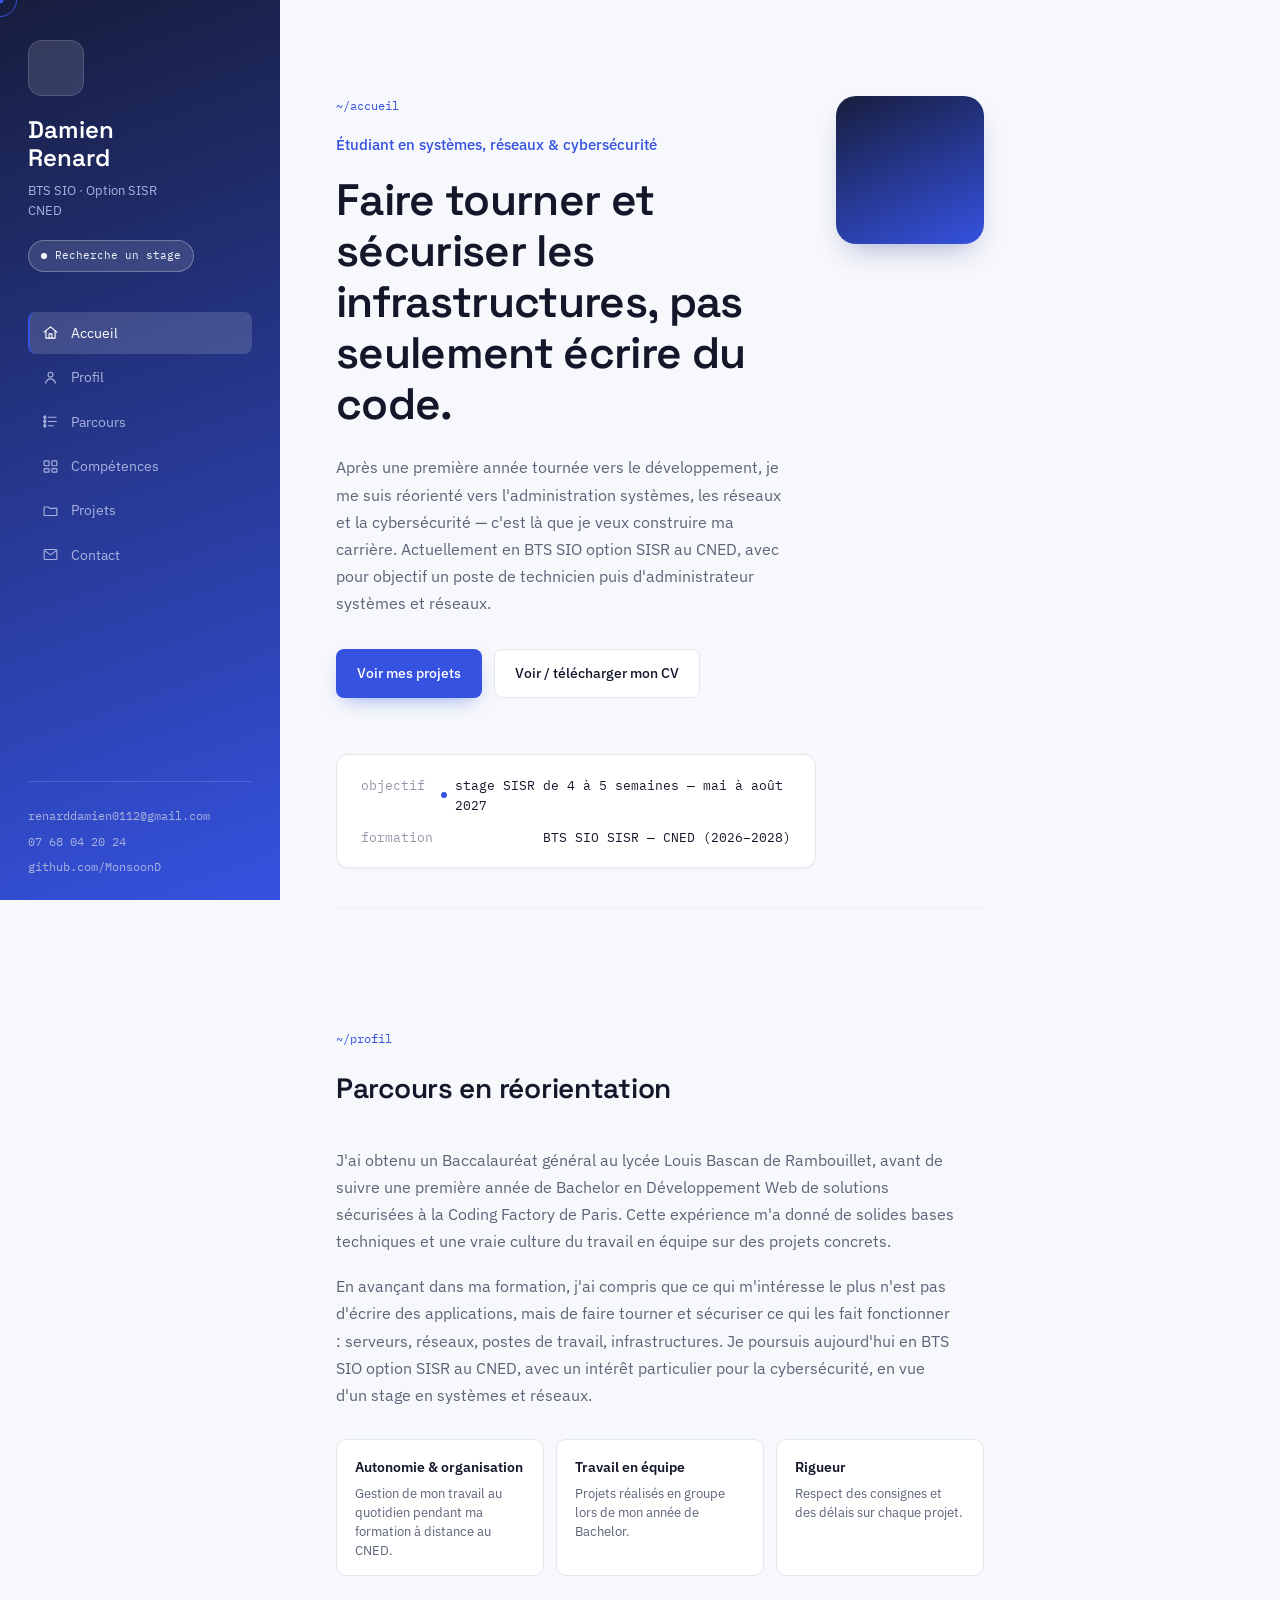
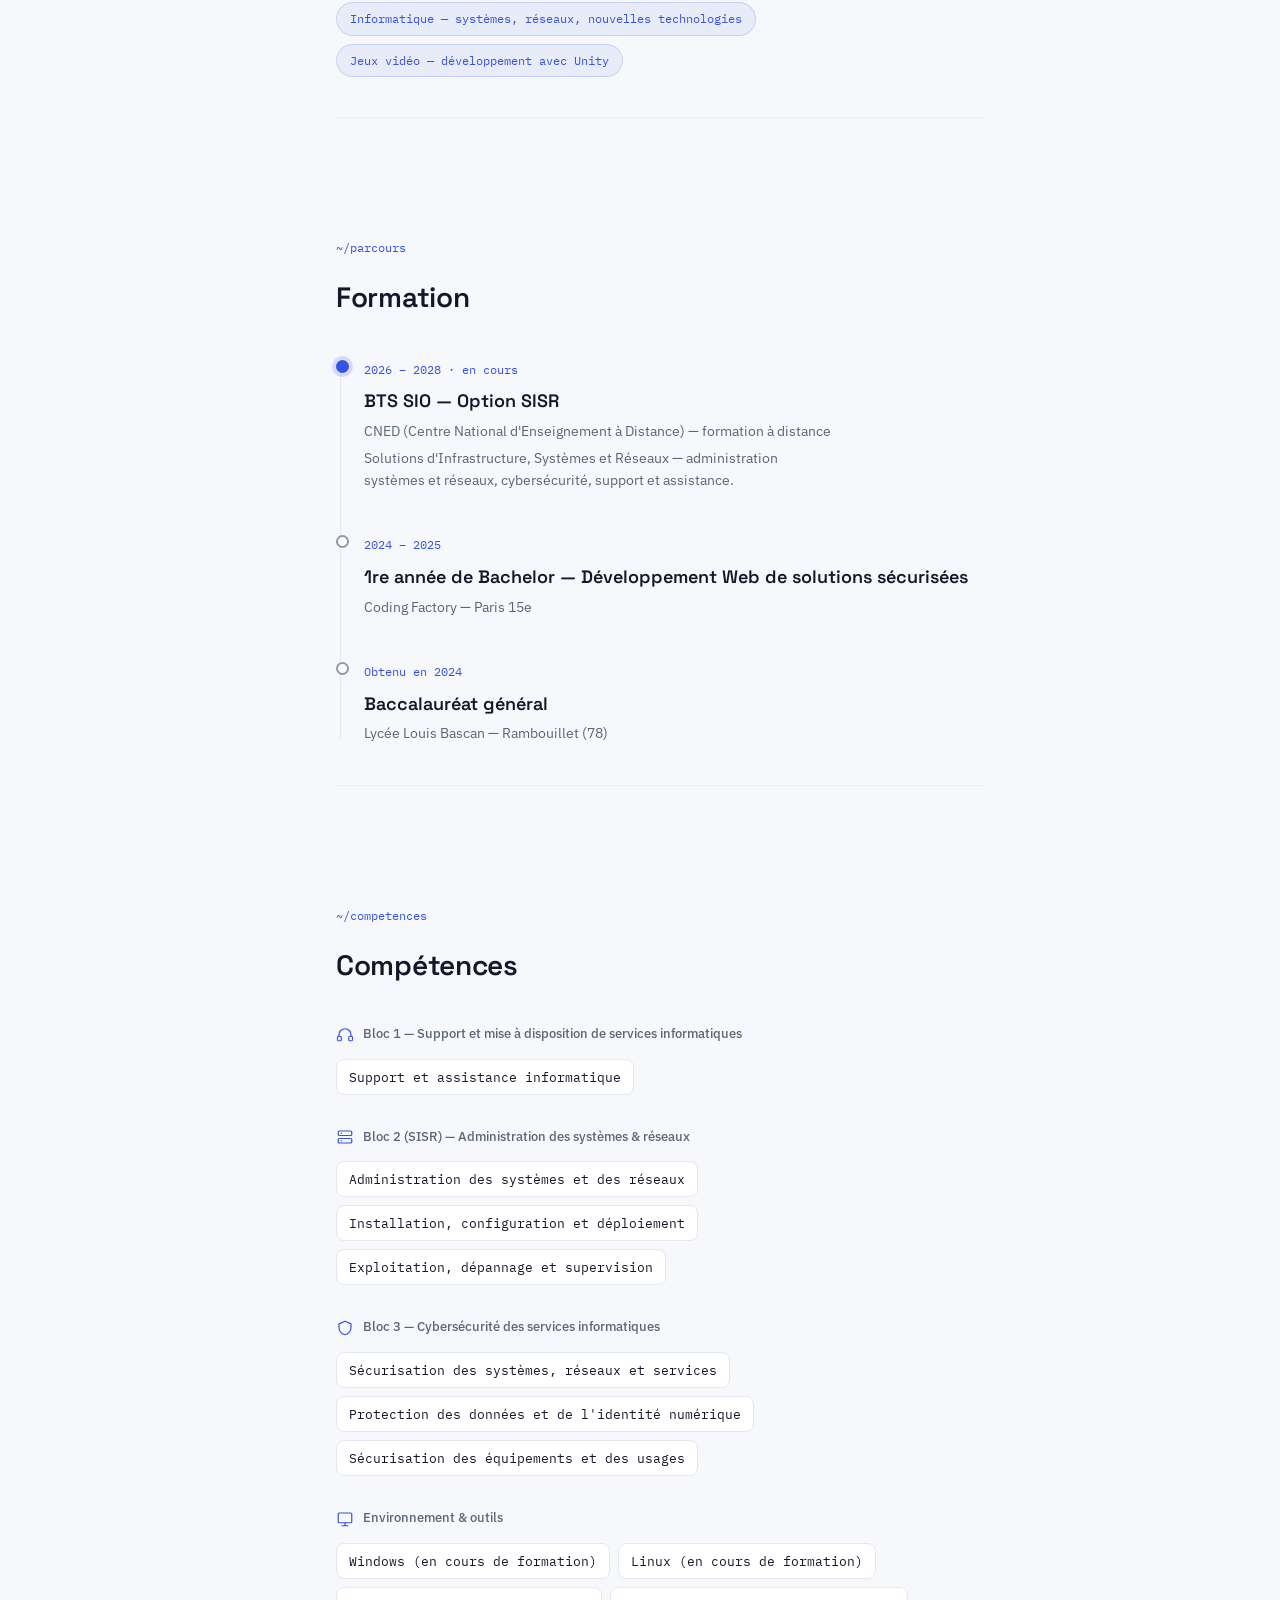
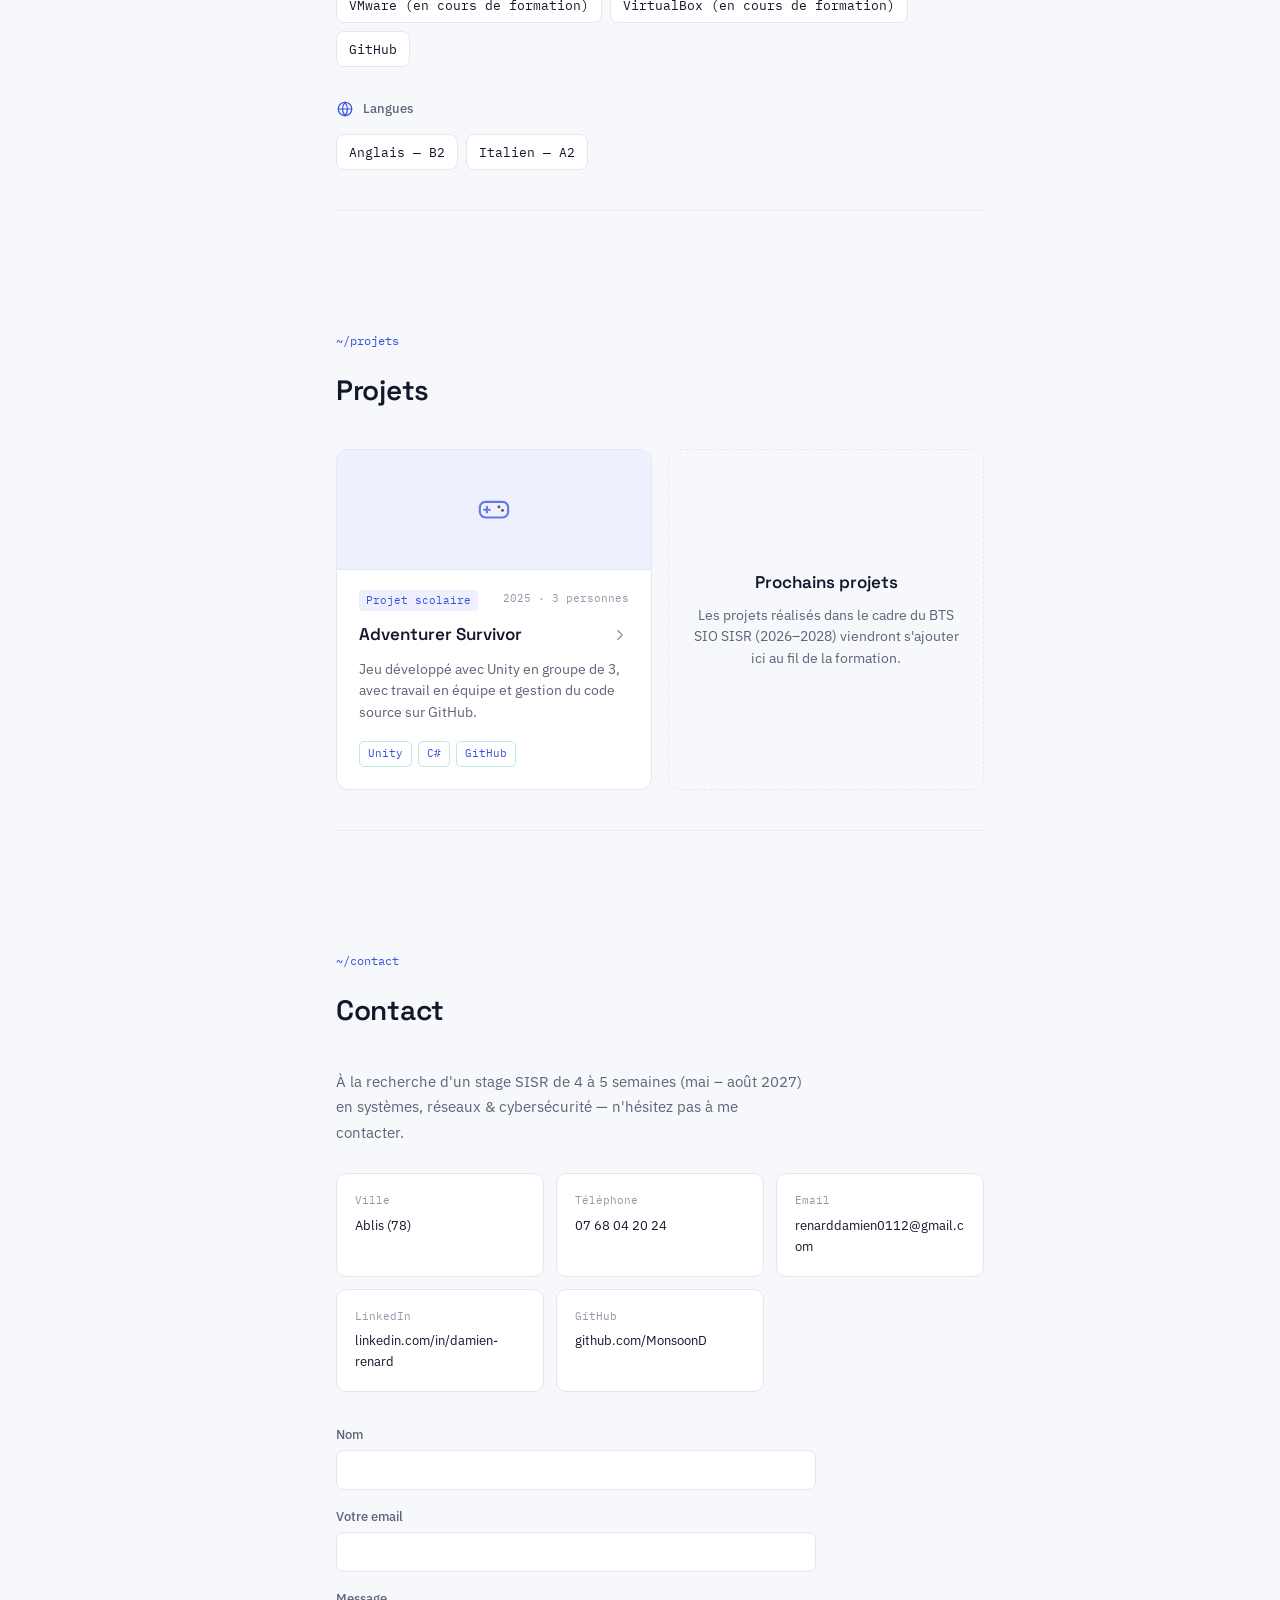
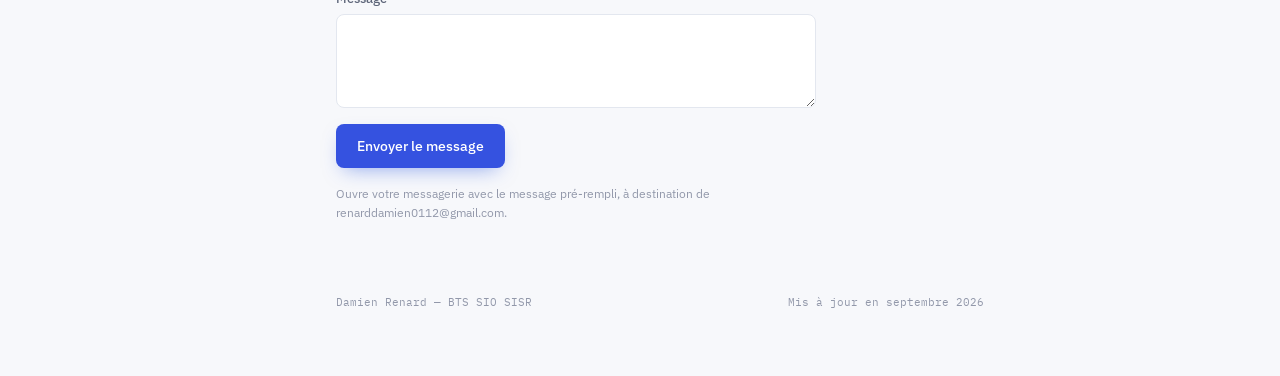
<file: index.html>
<!DOCTYPE html>
<html lang="fr">
<head>
<meta charset="UTF-8">
<meta name="viewport" content="width=device-width, initial-scale=1.0">
<title>Damien Renard — Portfolio BTS SIO SISR</title>
<meta name="description" content="Portfolio de Damien Renard, étudiant en BTS SIO option SISR au CNED — systèmes, réseaux et cybersécurité.">
<link rel="preconnect" href="https://fonts.googleapis.com">
<link rel="preconnect" href="https://fonts.gstatic.com" crossorigin>
<link href="https://fonts.googleapis.com/css2?family=Space+Grotesk:wght@500;600;700&family=IBM+Plex+Sans:wght@400;500;600&family=IBM+Plex+Mono:wght@400;500&display=swap" rel="stylesheet">
<link rel="stylesheet" href="style.css">
</head>
<body>

<!-- Curseur personnalisé (désactivé automatiquement sur mobile/tactile) -->
<div class="cursor-dot" id="cursorDot" aria-hidden="true"></div>
<div class="cursor-ring" id="cursorRing" aria-hidden="true"></div>

<button class="nav-toggle" id="navToggle" aria-label="Ouvrir le menu" aria-expanded="false">
  <span></span><span></span><span></span>
</button>
<div class="nav-backdrop" id="navBackdrop"></div>

<aside class="sidebar" id="sidebar">
  <div class="sidebar-top">
    <div class="avatar"></div>
    <h1 class="id-name">Damien<br>Renard</h1>
    <p class="id-role">BTS SIO · Option SISR<br>CNED</p>
    <div class="status-pill">
      <span class="dot"></span> Recherche un stage
    </div>
  </div>

  <nav class="side-nav" aria-label="Navigation principale">
    <a href="#accueil" class="nav-link active" data-target="accueil">
      <svg viewBox="0 0 24 24"><path d="M3 11.5 12 4l9 7.5"/><path d="M5.5 9.5V20h13V9.5"/><path d="M10 20v-6h4v6"/></svg>
      Accueil
    </a>
    <a href="#profil" class="nav-link" data-target="profil">
      <svg viewBox="0 0 24 24"><circle cx="12" cy="8" r="3.4"/><path d="M5 20c1.2-4 4-6 7-6s5.8 2 7 6"/></svg>
      Profil
    </a>
    <a href="#parcours" class="nav-link" data-target="parcours">
      <svg viewBox="0 0 24 24"><path d="M4 4v16"/><circle cx="4" cy="6" r="1.6"/><circle cx="4" cy="12" r="1.6"/><circle cx="4" cy="18" r="1.6"/><path d="M9 6h11M9 12h11M9 18h7"/></svg>
      Parcours
    </a>
    <a href="#competences" class="nav-link" data-target="competences">
      <svg viewBox="0 0 24 24"><rect x="3" y="4" width="7" height="7" rx="1"/><rect x="14" y="4" width="7" height="7" rx="1"/><rect x="3" y="15" width="7" height="5" rx="1"/><rect x="14" y="15" width="7" height="5" rx="1"/></svg>
      Compétences
    </a>
    <a href="#projets" class="nav-link" data-target="projets">
      <svg viewBox="0 0 24 24"><path d="M3 7h6l2 2h10v10H3z"/></svg>
      Projets
    </a>
    <a href="#contact" class="nav-link" data-target="contact">
      <svg viewBox="0 0 24 24"><rect x="3" y="5" width="18" height="14" rx="1.5"/><path d="m4 6.5 8 6 8-6"/></svg>
      Contact
    </a>
  </nav>

  <div class="sidebar-bottom">
    <a href="mailto:renarddamien0112@gmail.com" class="mini-link">renarddamien0112@gmail.com</a>
    <a href="tel:0768042024" class="mini-link">07 68 04 20 24</a>
    <a href="https://github.com/MonsoonD" class="mini-link" target="_blank" rel="noopener">github.com/MonsoonD</a>
  </div>
</aside>

<main class="content">

  <section id="accueil" class="section hero">
    <div class="hero-grid">
      <div class="hero-main">
        <p class="path-label">~/accueil</p>
        <p class="hero-kicker">Étudiant en systèmes, réseaux &amp; cybersécurité</p>
        <h2 class="hero-title">Faire tourner et sécuriser les infrastructures, pas seulement écrire du code.</h2>
        <p class="hero-lede">Après une première année tournée vers le développement, je me suis réorienté vers l'administration systèmes, les réseaux et la cybersécurité — c'est là que je veux construire ma carrière. Actuellement en BTS SIO option SISR au CNED, avec pour objectif un poste de technicien puis d'administrateur systèmes et réseaux.</p>
        <div class="hero-actions">
          <a href="#projets" class="btn btn-primary" data-ripple>Voir mes projets</a>
          <a href="#" id="cvLink" class="btn btn-ghost" data-ripple target="_blank" rel="noopener">Voir / télécharger mon CV</a>
        </div>
      </div>

      <div class="hero-photo">
        <div class="photo-frame">
          <!-- Remplace ce bloc par : <img src="photo.jpg" alt="Photo de Damien Renard"> -->
          <span class="photo-fallback"></span>
        </div>
      </div>
    </div>

    <div class="uptime-panel" data-spotlight>
      <div class="uptime-row">
        <span class="uptime-key">objectif</span>
        <span class="uptime-val"><span class="dot dot-inline"></span>stage SISR de 4 à 5 semaines — mai à août 2027</span>
      </div>
      <div class="uptime-row">
        <span class="uptime-key">formation</span>
        <span class="uptime-val">BTS SIO SISR — CNED (2026–2028)</span>
      </div>
    </div>
  </section>

  <section id="profil" class="section">
    <p class="path-label">~/profil</p>
    <h3 class="section-title">Parcours en réorientation</h3>
    <div class="profil-grid">
      <p class="profil-text">
        J'ai obtenu un Baccalauréat général au lycée Louis Bascan de Rambouillet, avant de suivre une première année de Bachelor en Développement Web de solutions sécurisées à la Coding Factory de Paris. Cette expérience m'a donné de solides bases techniques et une vraie culture du travail en équipe sur des projets concrets.
      </p>
      <p class="profil-text">
        En avançant dans ma formation, j'ai compris que ce qui m'intéresse le plus n'est pas d'écrire des applications, mais de faire tourner et sécuriser ce qui les fait fonctionner : serveurs, réseaux, postes de travail, infrastructures. Je poursuis aujourd'hui en BTS SIO option SISR au CNED, avec un intérêt particulier pour la cybersécurité, en vue d'un stage en systèmes et réseaux.
      </p>

      <div class="trait-grid">
        <div class="trait-card">
          <h5>Autonomie &amp; organisation</h5>
          <p>Gestion de mon travail au quotidien pendant ma formation à distance au CNED.</p>
        </div>
        <div class="trait-card">
          <h5>Travail en équipe</h5>
          <p>Projets réalisés en groupe lors de mon année de Bachelor.</p>
        </div>
        <div class="trait-card">
          <h5>Rigueur</h5>
          <p>Respect des consignes et des délais sur chaque projet.</p>
        </div>
      </div>

      <div class="interest-tags">
        <span>Informatique — systèmes, réseaux, nouvelles technologies</span>
        <span>Jeux vidéo — développement avec Unity</span>
      </div>
    </div>
  </section>

  <section id="parcours" class="section">
    <p class="path-label">~/parcours</p>
    <h3 class="section-title">Formation</h3>
    <ol class="timeline">
      <li class="timeline-item current">
        <span class="timeline-date">2026 – 2028 · en cours</span>
        <h4>BTS SIO — Option SISR</h4>
        <p>CNED (Centre National d'Enseignement à Distance) — formation à distance</p>
        <p class="timeline-note">Solutions d'Infrastructure, Systèmes et Réseaux — administration systèmes et réseaux, cybersécurité, support et assistance.</p>
      </li>
      <li class="timeline-item">
        <span class="timeline-date">2024 – 2025</span>
        <h4>1re année de Bachelor — Développement Web de solutions sécurisées</h4>
        <p>Coding Factory — Paris 15e</p>
      </li>
      <li class="timeline-item">
        <span class="timeline-date">Obtenu en 2024</span>
        <h4>Baccalauréat général</h4>
        <p>Lycée Louis Bascan — Rambouillet (78)</p>
      </li>
    </ol>
  </section>

  <section id="competences" class="section">
    <p class="path-label">~/competences</p>
    <h3 class="section-title">Compétences</h3>

    <div class="comp-block">
      <h4 class="comp-block-title">
        <svg class="comp-icon" viewBox="0 0 24 24"><path d="M4 15v-2a8 8 0 0 1 16 0v2"/><rect x="2" y="15" width="5" height="6" rx="1.5"/><rect x="17" y="15" width="5" height="6" rx="1.5"/></svg>
        Bloc 1 — Support et mise à disposition de services informatiques
      </h4>
      <div class="skill-tags">
        <span>Support et assistance informatique</span>
      </div>
    </div>

    <div class="comp-block">
      <h4 class="comp-block-title">
        <svg class="comp-icon" viewBox="0 0 24 24"><rect x="3" y="4" width="18" height="6" rx="1.4"/><rect x="3" y="14" width="18" height="6" rx="1.4"/><circle cx="7" cy="7" r="0.9" fill="currentColor" stroke="none"/><circle cx="7" cy="17" r="0.9" fill="currentColor" stroke="none"/></svg>
        Bloc 2 (SISR) — Administration des systèmes &amp; réseaux
      </h4>
      <div class="skill-tags">
        <span>Administration des systèmes et des réseaux</span>
        <span>Installation, configuration et déploiement</span>
        <span>Exploitation, dépannage et supervision</span>
      </div>
    </div>

    <div class="comp-block">
      <h4 class="comp-block-title">
        <svg class="comp-icon" viewBox="0 0 24 24"><path d="M12 3 4 6.5V11c0 5 3.4 8.7 8 10 4.6-1.3 8-5 8-10V6.5z"/></svg>
        Bloc 3 — Cybersécurité des services informatiques
      </h4>
      <div class="skill-tags">
        <span>Sécurisation des systèmes, réseaux et services</span>
        <span>Protection des données et de l'identité numérique</span>
        <span>Sécurisation des équipements et des usages</span>
      </div>
    </div>

    <div class="comp-block">
      <h4 class="comp-block-title">
        <svg class="comp-icon" viewBox="0 0 24 24"><rect x="3" y="4" width="18" height="13" rx="1.4"/><path d="M8 21h8M12 17v4"/></svg>
        Environnement &amp; outils
      </h4>
      <div class="skill-tags">
        <span>Windows (en cours de formation)</span>
        <span>Linux (en cours de formation)</span>
        <span>VMware (en cours de formation)</span>
        <span>VirtualBox (en cours de formation)</span>
        <span>GitHub</span>
      </div>
    </div>

    <div class="comp-block">
      <h4 class="comp-block-title">
        <svg class="comp-icon" viewBox="0 0 24 24"><circle cx="12" cy="12" r="9"/><path d="M3 12h18M12 3a14 14 0 0 1 0 18 14 14 0 0 1 0-18Z"/></svg>
        Langues
      </h4>
      <div class="skill-tags">
        <span>Anglais — B2</span>
        <span>Italien — A2</span>
      </div>
    </div>
  </section>

  <section id="projets" class="section">
    <p class="path-label">~/projets</p>
    <h3 class="section-title">Projets</h3>
    <div class="project-grid">

      <a href="projets/adventurer-survivor.html" class="project-card" data-spotlight>
        <div class="project-thumb">
          <svg viewBox="0 0 24 24"><rect x="2" y="7" width="20" height="11" rx="4"/><path d="M7 10.5v4M5 12.5h4"/><circle cx="15.5" cy="10.5" r="1" fill="currentColor" stroke="none"/><circle cx="18" cy="13" r="1" fill="currentColor" stroke="none"/></svg>
        </div>
        <div class="project-body">
          <div class="project-meta">
            <span class="project-tag">Projet scolaire</span>
            <span>2025 · 3 personnes</span>
          </div>
          <div class="project-head">
            <h4>Adventurer Survivor</h4>
            <svg class="project-link-icon" viewBox="0 0 24 24"><path d="m9 18 6-6-6-6"/></svg>
          </div>
          <p>Jeu développé avec Unity en groupe de 3, avec travail en équipe et gestion du code source sur GitHub.</p>
          <div class="project-stack">
            <span>Unity</span><span>C#</span><span>GitHub</span>
          </div>
        </div>
      </a>

      <article class="project-card project-card-empty">
        <h4>Prochains projets</h4>
        <p>Les projets réalisés dans le cadre du BTS SIO SISR (2026–2028) viendront s'ajouter ici au fil de la formation.</p>
      </article>

    </div>
  </section>

  <section id="contact" class="section">
    <p class="path-label">~/contact</p>
    <h3 class="section-title">Contact</h3>
    <p class="contact-lede">À la recherche d'un stage SISR de 4 à 5 semaines (mai – août 2027) en systèmes, réseaux &amp; cybersécurité — n'hésitez pas à me contacter.</p>
    <div class="contact-grid">
      <div class="contact-card contact-card-static" data-spotlight>
        <span class="contact-label">Ville</span>
        <span class="contact-value">Ablis (78)</span>
      </div>
      <a href="tel:0768042024" class="contact-card" data-spotlight>
        <span class="contact-label">Téléphone</span>
        <span class="contact-value">07 68 04 20 24</span>
      </a>
      <a href="mailto:renarddamien0112@gmail.com" class="contact-card" data-spotlight>
        <span class="contact-label">Email</span>
        <span class="contact-value">renarddamien0112@gmail.com</span>
      </a>
      <a href="#" id="linkedinLink" class="contact-card" target="_blank" rel="noopener" data-spotlight>
        <span class="contact-label">LinkedIn</span>
        <span class="contact-value">linkedin.com/in/damien-renard</span>
      </a>
      <a href="https://github.com/MonsoonD" class="contact-card" target="_blank" rel="noopener" data-spotlight>
        <span class="contact-label">GitHub</span>
        <span class="contact-value">github.com/MonsoonD</span>
      </a>
    </div>

    <form class="contact-form" id="contactForm">
      <div class="form-row">
        <label for="cf-name">Nom</label>
        <input type="text" id="cf-name" name="name" required autocomplete="name">
      </div>
      <div class="form-row">
        <label for="cf-email">Votre email</label>
        <input type="email" id="cf-email" name="email" required autocomplete="email">
      </div>
      <div class="form-row">
        <label for="cf-message">Message</label>
        <textarea id="cf-message" name="message" rows="4" required></textarea>
      </div>
      <button type="submit" class="btn btn-primary" data-ripple>Envoyer le message</button>
      <p class="form-note">Ouvre votre messagerie avec le message pré-rempli, à destination de renarddamien0112@gmail.com.</p>
    </form>
  </section>

  <footer class="footer">
    <span>Damien Renard — BTS SIO SISR</span>
    <span>Mis à jour en septembre 2026</span>
  </footer>

</main>

<script src="script.js"></script>
</body>
</html>
</file>
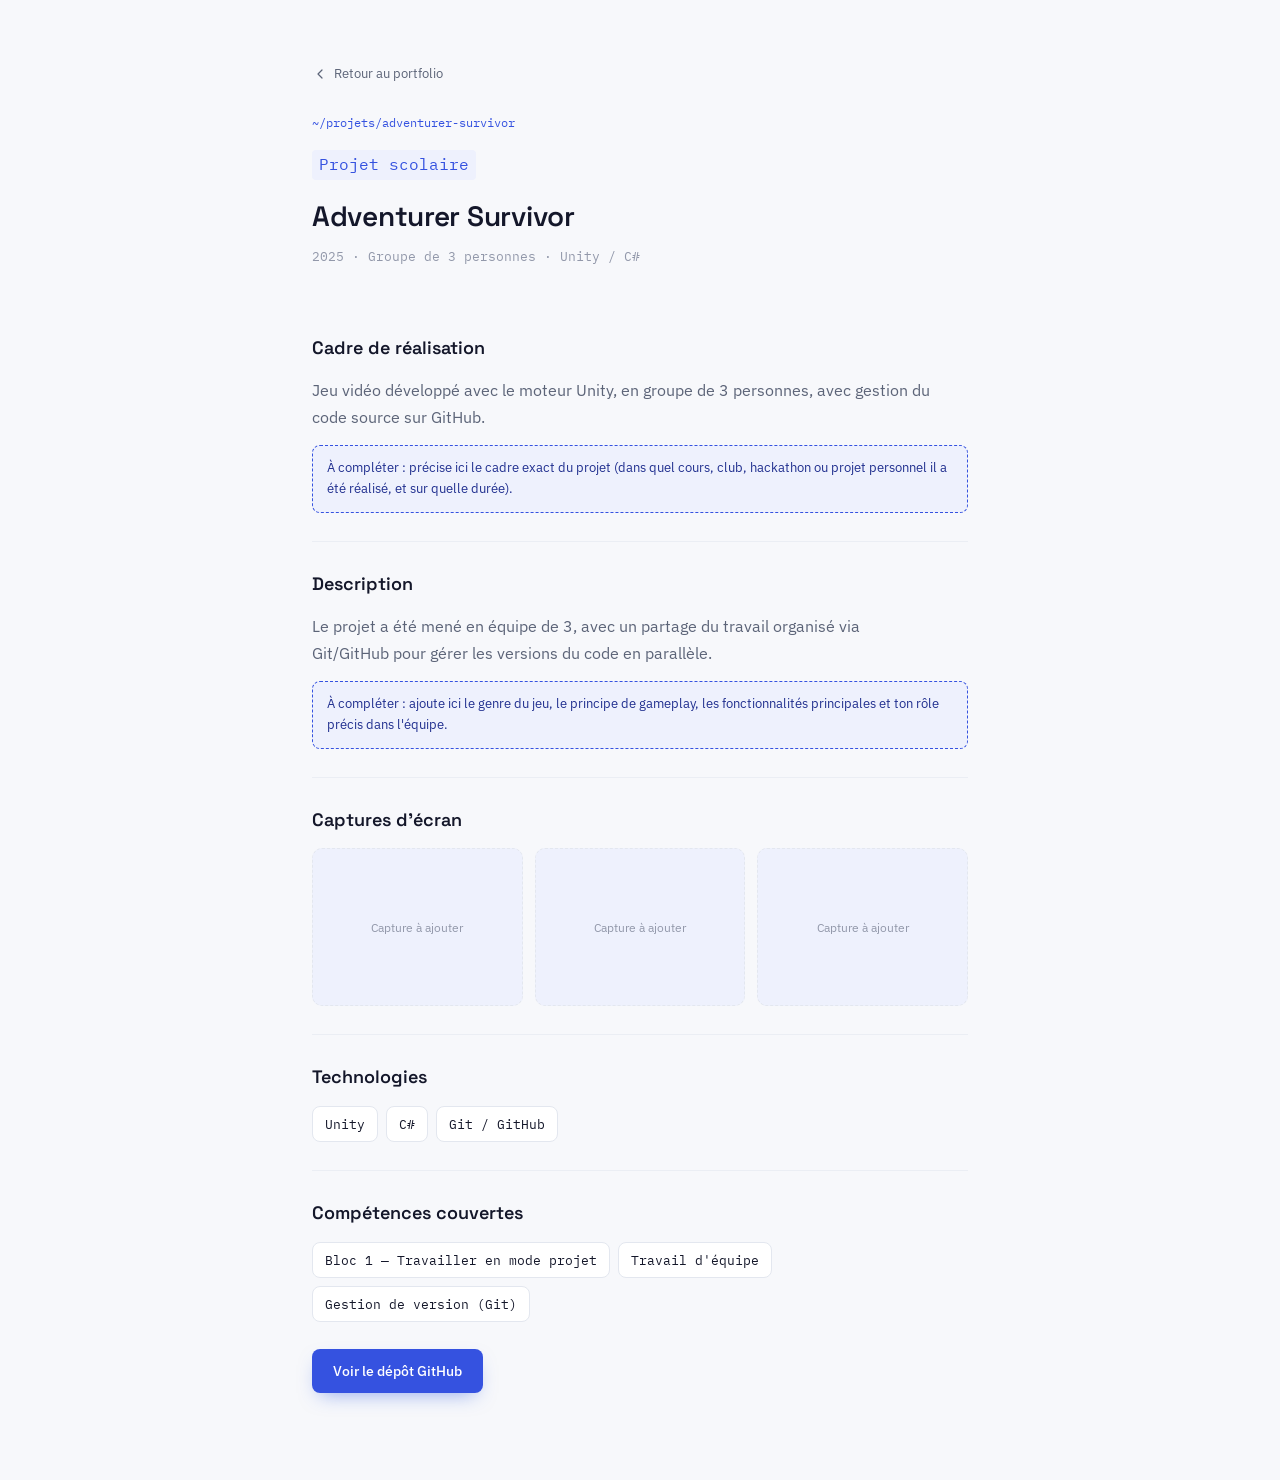
<file: adventurer-survivor.html>
<!DOCTYPE html>
<html lang="fr">
<head>
<meta charset="UTF-8">
<meta name="viewport" content="width=device-width, initial-scale=1.0">
<title>Adventurer Survivor — Projet de Damien Renard</title>
<meta name="description" content="Fiche détaillée du projet Adventurer Survivor, jeu Unity réalisé par Damien Renard.">
<link rel="preconnect" href="https://fonts.googleapis.com">
<link rel="preconnect" href="https://fonts.gstatic.com" crossorigin>
<link href="https://fonts.googleapis.com/css2?family=Space+Grotesk:wght@500;600;700&family=IBM+Plex+Sans:wght@400;500;600&family=IBM+Plex+Mono:wght@400;500&display=swap" rel="stylesheet">
<link rel="stylesheet" href="../style.css">
</head>
<body>

<main class="content detail-content">

  <a href="../index.html#projets" class="back-link">
    <svg viewBox="0 0 24 24"><path d="m15 18-6-6 6-6"/></svg>
    Retour au portfolio
  </a>

  <p class="path-label">~/projets/adventurer-survivor</p>

  <div class="detail-head">
    <span class="project-tag">Projet scolaire</span>
    <h1 class="section-title">Adventurer Survivor</h1>
    <p class="detail-meta">2025 · Groupe de 3 personnes · Unity / C#</p>
  </div>

  <section class="detail-block">
    <h3>Cadre de réalisation</h3>
    <p class="profil-text">Jeu vidéo développé avec le moteur Unity, en groupe de 3 personnes, avec gestion du code source sur GitHub.</p>
    <div class="todo-box">
      À compléter : précise ici le cadre exact du projet (dans quel cours, club, hackathon ou projet personnel il a été réalisé, et sur quelle durée).
    </div>
  </section>

  <section class="detail-block">
    <h3>Description</h3>
    <p class="profil-text">Le projet a été mené en équipe de 3, avec un partage du travail organisé via Git/GitHub pour gérer les versions du code en parallèle.</p>
    <div class="todo-box">
      À compléter : ajoute ici le genre du jeu, le principe de gameplay, les fonctionnalités principales et ton rôle précis dans l'équipe.
    </div>
  </section>

  <section class="detail-block">
    <h3>Captures d'écran</h3>
    <div class="shot-grid">
      <div class="shot-placeholder">Capture à ajouter</div>
      <div class="shot-placeholder">Capture à ajouter</div>
      <div class="shot-placeholder">Capture à ajouter</div>
    </div>
  </section>

  <section class="detail-block">
    <h3>Technologies</h3>
    <div class="skill-tags">
      <span>Unity</span>
      <span>C#</span>
      <span>Git / GitHub</span>
    </div>
  </section>

  <section class="detail-block">
    <h3>Compétences couvertes</h3>
    <div class="skill-tags">
      <span>Bloc 1 — Travailler en mode projet</span>
      <span>Travail d'équipe</span>
      <span>Gestion de version (Git)</span>
    </div>
  </section>

  <div class="detail-actions">
    <a href="https://github.com/MonsoonD/Adventurer_Survivor" target="_blank" rel="noopener" class="btn btn-primary" data-ripple>Voir le dépôt GitHub</a>
  </div>

</main>

<script src="../script.js"></script>
</body>
</html>
</file>
<file: style.css>
/* ============================================================
   Damien Renard — Portfolio BTS SIO SISR
   Design v2 : palette claire, professionnelle et chaleureuse,
   sidebar bleu profond, micro-interactions au pointeur/clic.
   ============================================================ */

:root{
  --bg: #F7F8FB;
  --panel: #FFFFFF;
  --panel-2: #EEF1FD;
  --line: #E3E7EF;
  --line-soft: #EBEEF4;
  --text: #14172A;
  --text-muted: #5C6478;
  --text-faint: #9298AA;

  --sidebar-from: #171D3D;
  --sidebar-to: #3552E0;
  --sidebar-line: rgba(255,255,255,0.14);
  --sidebar-text: #EEF1FE;
  --sidebar-text-muted: #A9B2DE;

  /* une seule teinte d'accent (bleu), déclinée en plusieurs intensités */
  --accent: #3552E0;
  --accent-strong: #202F8F;
  --accent-tint: #EEF1FD;

  --font-display: 'Space Grotesk', sans-serif;
  --font-body: 'IBM Plex Sans', sans-serif;
  --font-mono: 'IBM Plex Mono', monospace;

  --sidebar-w: 280px;
}

*{ box-sizing: border-box; }
html{ scroll-behavior: smooth; }

body{
  margin:0;
  background: var(--bg);
  color: var(--text);
  font-family: var(--font-body);
  line-height: 1.6;
  -webkit-font-smoothing: antialiased;
}

@media (prefers-reduced-motion: reduce){
  html{ scroll-behavior: auto; }
  *{ animation-duration: 0.001ms !important; transition-duration: 0.001ms !important; }
}

a{ color: inherit; text-decoration: none; }
h1,h2,h3,h4{ font-family: var(--font-display); margin: 0; }
p{ margin: 0; }
ul,ol{ margin:0; padding:0; list-style:none; }

::selection{ background: var(--accent); color: #FFFFFF; }

:focus-visible{
  outline: 2px solid var(--accent);
  outline-offset: 3px;
}

/* ---------------- Curseur personnalisé ---------------- */

.cursor-dot, .cursor-ring{
  position: fixed;
  top:0; left:0;
  border-radius: 50%;
  pointer-events: none;
  z-index: 9999;
  transform: translate(-50%,-50%);
  opacity: 0;
  transition: opacity .2s ease;
}

.cursor-dot{
  width: 7px; height: 7px;
  background: var(--accent);
}

.cursor-ring{
  width: 34px; height: 34px;
  border: 1.5px solid var(--accent);
  transition: opacity .2s ease, width .18s ease, height .18s ease, border-color .18s ease, background-color .18s ease;
}

.cursor-active .cursor-dot,
.cursor-active .cursor-ring{ opacity: 1; }

.cursor-ring.cursor-hover{
  width: 52px; height: 52px;
  background: rgba(47,92,224,0.08);
  border-color: var(--accent);
}

/* ---------------- Sidebar ---------------- */

.sidebar{
  position: fixed;
  top:0; left:0; bottom:0;
  width: var(--sidebar-w);
  background: linear-gradient(160deg, var(--sidebar-from), var(--sidebar-to));
  padding: 40px 28px 24px;
  display: flex;
  flex-direction: column;
  z-index: 10;
  color: var(--sidebar-text);
}

.avatar{
  width: 56px; height: 56px;
  border-radius: 14px;
  background: rgba(255,255,255,0.12);
  border: 1px solid var(--sidebar-line);
  color: #FFFFFF;
  font-family: var(--font-mono);
  font-size: 18px; font-weight: 500;
  display:flex; align-items:center; justify-content:center;
  margin-bottom: 20px;
}

.id-name{
  font-size: 24px;
  font-weight: 600;
  line-height: 1.15;
  color: #FFFFFF;
}

.id-role{
  margin-top: 10px;
  font-size: 13px;
  color: var(--sidebar-text-muted);
  line-height: 1.5;
}

.status-pill{
  margin-top: 20px;
  display: inline-flex;
  align-items: center;
  gap: 8px;
  font-family: var(--font-mono);
  font-size: 11px;
  color: var(--sidebar-text);
  background: rgba(255,255,255,0.12);
  border: 1px solid rgba(255,255,255,0.28);
  border-radius: 100px;
  padding: 6px 12px;
  width: fit-content;
}

.status-pill .dot{ background: #FFFFFF; box-shadow: 0 0 0 0 rgba(255,255,255,0.6); }
.status-pill .dot{ animation: pulse-light 2.4s ease-out infinite; }

@keyframes pulse-light{
  0%{ box-shadow: 0 0 0 0 rgba(255,255,255,0.5); }
  70%{ box-shadow: 0 0 0 6px rgba(255,255,255,0); }
  100%{ box-shadow: 0 0 0 0 rgba(255,255,255,0); }
}

.dot{
  width: 6px; height: 6px;
  border-radius: 50%;
  background: var(--accent);
  box-shadow: 0 0 0 0 rgba(53,82,224,0.6);
  animation: pulse 2.4s ease-out infinite;
  flex-shrink: 0;
}
.dot-inline{ display:inline-block; margin-right: 8px; }

@keyframes pulse{
  0%{ box-shadow: 0 0 0 0 rgba(53,82,224,0.5); }
  70%{ box-shadow: 0 0 0 6px rgba(53,82,224,0); }
  100%{ box-shadow: 0 0 0 0 rgba(53,82,224,0); }
}

.side-nav{
  margin-top: 40px;
  display: flex;
  flex-direction: column;
  gap: 2px;
}

.nav-link{
  display: flex;
  align-items: center;
  gap: 12px;
  padding: 10px 12px;
  border-radius: 8px;
  font-size: 14px;
  color: var(--sidebar-text-muted);
  border-left: 2px solid transparent;
  transition: color .15s ease, background-color .15s ease, border-color .15s ease, transform .15s ease;
}

.nav-link svg{
  width: 17px; height: 17px;
  fill: none;
  stroke: currentColor;
  stroke-width: 1.6;
  stroke-linecap: round;
  stroke-linejoin: round;
  flex-shrink: 0;
}

.nav-link:hover{
  color: #FFFFFF;
  background: rgba(255,255,255,0.08);
  transform: translateX(2px);
}

.nav-link:active{ transform: translateX(2px) scale(0.97); }

.nav-link.active{
  color: #FFFFFF;
  background: rgba(255,255,255,0.14);
  border-left-color: var(--accent);
}

.sidebar-bottom{
  margin-top: auto;
  padding-top: 24px;
  border-top: 1px solid var(--sidebar-line);
  display: flex;
  flex-direction: column;
  gap: 6px;
}

.mini-link, .mini-muted{
  font-size: 12px;
  color: var(--sidebar-text-muted);
  font-family: var(--font-mono);
  transition: color .15s ease;
}
.mini-link:hover{ color: var(--accent); }

.nav-toggle{ display: none; }

/* ---------------- Content ---------------- */

.content{
  margin-left: var(--sidebar-w);
  position: relative;
  z-index: 1;
  max-width: 760px;
  padding: 0 56px;
}

.section{
  padding: 120px 0 40px;
  border-bottom: 1px solid var(--line-soft);
}
.section:last-of-type{ border-bottom: none; }

.path-label{
  font-family: var(--font-mono);
  font-size: 12px;
  color: var(--accent);
  margin-bottom: 18px;
}

.section-title{
  font-size: 28px;
  font-weight: 600;
  margin-bottom: 36px;
  letter-spacing: -0.01em;
  color: var(--text);
}

/* ---- Hero ---- */

.hero{ padding-top: 96px; }

.hero-grid{
  display: flex;
  align-items: flex-start;
  justify-content: space-between;
  gap: 40px;
}

.hero-main{ flex: 1; min-width: 0; }

.hero-photo{ flex-shrink: 0; }

.photo-frame{
  width: 148px; height: 148px;
  border-radius: 20px;
  background: linear-gradient(155deg, var(--sidebar-from), var(--sidebar-to));
  display: flex;
  align-items: center;
  justify-content: center;
  box-shadow: 0 14px 30px -12px rgba(32,47,143,0.4);
  overflow: hidden;
}
.photo-frame img{ width: 100%; height: 100%; object-fit: cover; }

.photo-fallback{
  font-family: var(--font-display);
  font-size: 40px;
  font-weight: 600;
  color: #FFFFFF;
  opacity: 0.9;
}

.hero-kicker{
  font-size: 15px;
  color: var(--accent);
  font-weight: 500;
  margin-bottom: 18px;
}

.hero-title{
  font-size: 44px;
  font-weight: 600;
  line-height: 1.16;
  letter-spacing: -0.015em;
  color: var(--text);
  max-width: 16ch;
}

.hero-lede{
  margin-top: 24px;
  font-size: 16px;
  color: var(--text-muted);
  max-width: 56ch;
  line-height: 1.7;
}

.hero-actions{
  margin-top: 32px;
  display: flex;
  gap: 12px;
  flex-wrap: wrap;
}

.btn{
  position: relative;
  overflow: hidden;
  font-family: var(--font-body);
  font-size: 14px;
  font-weight: 500;
  padding: 12px 20px;
  border-radius: 8px;
  border: 1px solid transparent;
  transition: transform .15s ease, background-color .15s ease, border-color .15s ease, box-shadow .15s ease;
}
.btn:hover{ transform: translateY(-2px); }
.btn:active{ transform: translateY(0) scale(0.97); }

.btn-primary{
  background: var(--accent);
  color: #FFFFFF;
  box-shadow: 0 8px 20px -8px rgba(47,92,224,0.55);
}
.btn-primary:hover{ background: #4870f0; box-shadow: 0 10px 24px -8px rgba(47,92,224,0.65); }

.btn-ghost{
  background: var(--panel);
  border-color: var(--line);
  color: var(--text);
}
.btn-ghost:hover{ border-color: var(--accent); color: var(--accent); }

.ripple{
  position: absolute;
  border-radius: 50%;
  background: rgba(255,255,255,0.55);
  transform: scale(0);
  animation: ripple-anim .55s ease-out;
  pointer-events: none;
}
.btn-ghost .ripple{ background: rgba(47,92,224,0.18); }

@keyframes ripple-anim{
  to{ transform: scale(3.2); opacity: 0; }
}

.uptime-panel{
  margin-top: 56px;
  position: relative;
  overflow: hidden;
  background: var(--panel);
  border: 1px solid var(--line);
  border-radius: 12px;
  padding: 20px 24px;
  display: flex;
  flex-direction: column;
  gap: 12px;
  max-width: 480px;
  box-shadow: 0 1px 2px rgba(20,30,60,0.04);
}

.uptime-row{
  display: flex;
  justify-content: space-between;
  gap: 16px;
  font-family: var(--font-mono);
  font-size: 12.5px;
  position: relative;
}

.uptime-key{ color: var(--text-faint); }
.uptime-val{ color: var(--text); display:flex; align-items:center; }

/* ---- Spotlight au survol (suit le curseur) ---- */

[data-spotlight]{ position: relative; overflow: hidden; }
[data-spotlight]::before{
  content:'';
  position: absolute;
  inset: 0;
  background: radial-gradient(220px circle at var(--mx,50%) var(--my,50%), rgba(47,92,224,0.10), transparent 70%);
  opacity: 0;
  transition: opacity .25s ease;
  pointer-events: none;
}
[data-spotlight]:hover::before{ opacity: 1; }

/* ---- Profil ---- */

.profil-grid{
  display: flex;
  flex-direction: column;
  gap: 18px;
}

.profil-text{
  font-size: 15.5px;
  color: var(--text-muted);
  max-width: 62ch;
  line-height: 1.75;
}

.trait-grid{
  margin-top: 12px;
  display: grid;
  grid-template-columns: repeat(3, 1fr);
  gap: 12px;
}

.trait-card{
  background: var(--panel);
  border: 1px solid var(--line);
  border-radius: 10px;
  padding: 16px 18px;
  transition: transform .15s ease, border-color .15s ease, box-shadow .15s ease;
}
.trait-card:hover{
  transform: translateY(-3px);
  border-color: var(--accent);
  box-shadow: 0 10px 20px -12px rgba(20,30,60,0.25);
}

.trait-card h5{
  font-family: var(--font-body);
  font-size: 14px;
  font-weight: 600;
  color: var(--text);
  margin: 0 0 6px;
}

.trait-card p{
  font-size: 12.5px;
  color: var(--text-muted);
  line-height: 1.5;
}

.interest-tags{
  margin-top: 8px;
  display: flex;
  flex-wrap: wrap;
  gap: 8px;
}

.interest-tags span{
  font-family: var(--font-mono);
  font-size: 12px;
  color: var(--accent);
  background: rgba(47,92,224,0.07);
  border: 1px solid rgba(47,92,224,0.18);
  border-radius: 100px;
  padding: 6px 13px;
}

/* ---- Parcours (timeline) ---- */

.timeline{
  position: relative;
  padding-left: 28px;
  display: flex;
  flex-direction: column;
  gap: 40px;
}

.timeline::before{
  content:'';
  position: absolute;
  left: 4px; top: 6px; bottom: 6px;
  width: 1px;
  background: var(--line);
}

.timeline-item{ position: relative; }

.timeline-item::before{
  content:'';
  position: absolute;
  left: -28px; top: 4px;
  width: 9px; height: 9px;
  border-radius: 50%;
  background: var(--panel);
  border: 2px solid var(--text-faint);
}

.timeline-item.current::before{
  border-color: var(--accent);
  background: var(--accent);
  box-shadow: 0 0 0 4px rgba(53,82,224,0.18);
}

.timeline-date{
  font-family: var(--font-mono);
  font-size: 12px;
  color: var(--accent);
}

.timeline-item.current .timeline-date{ color: var(--accent); }

.timeline-item h4{
  font-size: 18px;
  font-weight: 600;
  margin-top: 6px;
  color: var(--text);
}

.timeline-item p{
  margin-top: 4px;
  font-size: 14px;
  color: var(--text-muted);
}

.timeline-note{
  margin-top: 6px;
  font-size: 13.5px;
  color: var(--text-faint);
  line-height: 1.6;
  max-width: 54ch;
}

/* ---- Compétences ---- */

.comp-block{ margin-bottom: 32px; }
.comp-block:last-child{ margin-bottom: 0; }

.comp-block-title{
  font-size: 13px;
  font-weight: 500;
  color: var(--text-muted);
  font-family: var(--font-body);
  margin-bottom: 14px;
  display: flex;
  align-items: center;
  gap: 9px;
}

.comp-icon{
  width: 18px; height: 18px;
  flex-shrink: 0;
  fill: none;
  stroke: var(--accent);
  stroke-width: 1.6;
  stroke-linecap: round;
  stroke-linejoin: round;
}

.skill-tags{
  display: flex;
  flex-wrap: wrap;
  gap: 8px;
}

.skill-tags span{
  font-family: var(--font-mono);
  font-size: 12.5px;
  color: var(--text);
  background: var(--panel);
  border: 1px solid var(--line);
  border-radius: 8px;
  padding: 7px 12px;
  transition: border-color .15s ease, transform .15s ease, color .15s ease;
}

.skill-tags span:hover{
  border-color: var(--accent);
  color: var(--accent);
  transform: translateY(-2px);
}

/* ---- Projets ---- */

.project-grid{
  display: grid;
  grid-template-columns: 1fr 1fr;
  gap: 16px;
}

.project-card{
  cursor: pointer;
  background: var(--panel);
  border: 1px solid var(--line);
  border-radius: 12px;
  padding: 0;
  overflow: hidden;
  display: flex;
  flex-direction: column;
  transition: transform .15s ease, border-color .15s ease, box-shadow .15s ease;
}
.project-card:hover{
  transform: translateY(-4px);
  border-color: var(--accent);
  box-shadow: 0 14px 26px -14px rgba(20,30,60,0.28);
}

.project-thumb{
  height: 120px;
  display: flex;
  align-items: center;
  justify-content: center;
  background: linear-gradient(135deg, var(--accent-tint), var(--panel-2));
  border-bottom: 1px solid var(--line);
}
.project-thumb svg{
  width: 34px; height: 34px;
  fill: none;
  stroke: var(--accent);
  stroke-width: 1.5;
  stroke-linecap: round;
  stroke-linejoin: round;
  opacity: 0.75;
}

.project-body{
  padding: 20px 22px 22px;
  display: flex;
  flex-direction: column;
  gap: 10px;
}

.project-tag{
  font-family: var(--font-mono);
  color: var(--accent);
  background: var(--accent-tint);
  border-radius: 4px;
  padding: 2px 7px;
}

.project-head{
  display: flex;
  align-items: center;
  justify-content: space-between;
  gap: 10px;
}

.project-link-icon{
  width: 18px; height: 18px;
  fill: none;
  stroke: var(--text-faint);
  stroke-width: 1.8;
  stroke-linecap: round;
  stroke-linejoin: round;
  flex-shrink: 0;
  transition: stroke .15s ease, transform .15s ease;
}
.project-card:hover .project-link-icon{ stroke: var(--accent); transform: translateX(2px); }

.project-card-empty{
  cursor: default;
  padding: 22px;
  align-items: center;
  justify-content: center;
  text-align: center;
  gap: 8px;
  border-style: dashed;
  background: transparent;
}
.project-card-empty h4{ color: var(--text-muted); font-size: 15px; }
.project-card-empty p{ font-size: 13px; color: var(--text-faint); }
.project-card-empty:hover{ transform: none; box-shadow: none; border-color: var(--line); }

.project-meta{
  display: flex;
  justify-content: space-between;
  font-family: var(--font-mono);
  font-size: 11px;
  color: var(--text-faint);
}

.project-card h4{ font-size: 17px; font-weight: 600; color: var(--text); }

.project-card p{
  font-size: 13.5px;
  color: var(--text-muted);
  line-height: 1.6;
}

.project-stack{
  margin-top: auto;
  padding-top: 8px;
  display: flex;
  flex-wrap: wrap;
  gap: 6px;
}

.project-stack span{
  font-family: var(--font-mono);
  font-size: 11px;
  color: var(--accent);
  border: 1px solid rgba(31,182,160,0.3);
  border-radius: 5px;
  padding: 3px 8px;
}

/* ---- Contact ---- */

.contact-lede{
  font-size: 15px;
  color: var(--text-muted);
  max-width: 52ch;
  margin-bottom: 28px;
  line-height: 1.7;
}

.contact-grid{
  display: grid;
  grid-template-columns: repeat(auto-fit, minmax(180px, 1fr));
  gap: 12px;
}

.contact-card{
  background: var(--panel);
  border: 1px solid var(--line);
  border-radius: 10px;
  padding: 18px;
  display: flex;
  flex-direction: column;
  gap: 6px;
  transition: transform .15s ease, border-color .15s ease, box-shadow .15s ease;
}
a.contact-card:hover{
  transform: translateY(-3px);
  border-color: var(--accent);
  box-shadow: 0 10px 20px -12px rgba(20,30,60,0.25);
}

.contact-label{
  font-family: var(--font-mono);
  font-size: 11px;
  color: var(--text-faint);
}

.contact-value{
  font-size: 13px;
  color: var(--text);
  word-break: break-word;
}

.contact-form{
  margin-top: 32px;
  max-width: 480px;
  display: flex;
  flex-direction: column;
  gap: 16px;
}

.form-row{
  display: flex;
  flex-direction: column;
  gap: 6px;
}

.form-row label{
  font-size: 12.5px;
  font-weight: 500;
  color: var(--text-muted);
}

.form-row input,
.form-row textarea{
  font-family: var(--font-body);
  font-size: 14px;
  color: var(--text);
  background: var(--panel);
  border: 1px solid var(--line);
  border-radius: 8px;
  padding: 10px 14px;
  resize: vertical;
  transition: border-color .15s ease, box-shadow .15s ease;
}

.form-row input:focus,
.form-row textarea:focus{
  outline: none;
  border-color: var(--accent);
  box-shadow: 0 0 0 3px var(--accent-tint);
}

.contact-form .btn{ align-self: flex-start; }

.form-note{
  font-size: 12px;
  color: var(--text-faint);
}

.footer{
  padding: 32px 0 64px;
  display: flex;
  justify-content: space-between;
  font-family: var(--font-mono);
  font-size: 11px;
  color: var(--text-faint);
}

/* ---------------- Responsive ---------------- */

@media (max-width: 900px){
  .project-grid{ grid-template-columns: 1fr; }
  .contact-grid{ grid-template-columns: 1fr 1fr; }
  .trait-grid{ grid-template-columns: 1fr; }
}

@media (max-width: 760px){
  :root{ --sidebar-w: 240px; }
  .hero-title{ font-size: 32px; }
  .content{ padding: 0 28px; }
  .cursor-dot, .cursor-ring{ display: none; }
  .hero-grid{ flex-direction: column-reverse; gap: 24px; }
  .photo-frame{ width: 108px; height: 108px; border-radius: 16px; }
  .photo-fallback{ font-size: 30px; }
}

@media (max-width: 620px){
  .nav-toggle{
    display: flex;
    flex-direction: column;
    justify-content: center;
    align-items: center;
    gap: 4px;
    position: fixed;
    top: 16px; right: 16px;
    width: 44px; height: 44px;
    background: var(--panel);
    border: 1px solid var(--line);
    border-radius: 8px;
    z-index: 30;
    box-shadow: 0 2px 8px rgba(20,30,60,0.08);
  }
  .nav-toggle span{
    display:block;
    width: 18px; height: 1.6px;
    background: var(--text);
    border-radius: 2px;
    transition: transform .25s ease, opacity .2s ease, background-color .2s ease;
  }
  /* transforme le hamburger en croix quand le menu est ouvert */
  .nav-toggle.open span:nth-child(1){ transform: translateY(5.5px) rotate(45deg); }
  .nav-toggle.open span:nth-child(2){ opacity: 0; }
  .nav-toggle.open span:nth-child(3){ transform: translateY(-5.5px) rotate(-45deg); }

  .nav-backdrop{
    position: fixed;
    inset: 0;
    background: rgba(11,17,34,0.45);
    z-index: 15;
    opacity: 0;
    pointer-events: none;
    transition: opacity .25s ease;
  }
  .nav-backdrop.open{
    opacity: 1;
    pointer-events: auto;
  }

  .sidebar{
    transform: translateX(-100%);
    transition: transform .25s ease;
    width: 82vw;
    max-width: 300px;
    z-index: 20;
  }
  .sidebar.open{ transform: translateX(0); }

  body.nav-open{ overflow: hidden; }

  .content{ margin-left: 0; padding: 0 20px; }
  .section{ padding: 88px 0 32px; }
  .hero{ padding-top: 72px; }
  .hero-title{ font-size: 27px; }
  .uptime-row{ flex-direction: column; gap: 2px; }
  .contact-grid{ grid-template-columns: 1fr; }
}

/* pointeur fin (souris) requis pour activer le curseur personnalisé et le spotlight */
@media (pointer: coarse){
  .cursor-dot, .cursor-ring{ display: none; }
}

/* ---------------- Page détail projet (sans sidebar) ---------------- */

.detail-content{
  margin-left: 0;
  max-width: 720px;
  margin-inline: auto;
  padding: 64px 32px 96px;
}

.back-link{
  display: inline-flex;
  align-items: center;
  gap: 6px;
  font-size: 13px;
  color: var(--text-muted);
  margin-bottom: 28px;
  transition: color .15s ease;
}
.back-link svg{
  width: 16px; height: 16px;
  fill: none; stroke: currentColor; stroke-width: 1.8;
  stroke-linecap: round; stroke-linejoin: round;
}
.back-link:hover{ color: var(--accent); }

.detail-head{ margin-bottom: 40px; }
.detail-head .project-tag{
  display: inline-block;
  margin-bottom: 14px;
}
.detail-head .section-title{ margin-bottom: 8px; }

.detail-meta{
  font-family: var(--font-mono);
  font-size: 12.5px;
  color: var(--text-faint);
}

.detail-block{
  padding: 28px 0;
  border-bottom: 1px solid var(--line-soft);
}
.detail-block:last-of-type{ border-bottom: none; }
.detail-block h3{
  font-size: 18px;
  font-weight: 600;
  margin-bottom: 14px;
}
.detail-block .skill-tags{ margin-top: 4px; }

.todo-box{
  margin-top: 14px;
  font-size: 13px;
  color: var(--accent-strong);
  background: var(--accent-tint);
  border: 1px dashed var(--accent);
  border-radius: 8px;
  padding: 12px 14px;
  line-height: 1.6;
}

.shot-grid{
  display: grid;
  grid-template-columns: repeat(3, 1fr);
  gap: 12px;
}

.shot-placeholder{
  aspect-ratio: 4/3;
  border: 1px dashed var(--line);
  border-radius: 10px;
  display: flex;
  align-items: center;
  justify-content: center;
  text-align: center;
  font-size: 12px;
  color: var(--text-faint);
  background: var(--panel-2);
}

.detail-actions{ margin-top: 8px; }

@media (max-width: 620px){
  .detail-content{ padding: 48px 20px 72px; }
  .shot-grid{ grid-template-columns: 1fr 1fr; }
}
</file>
